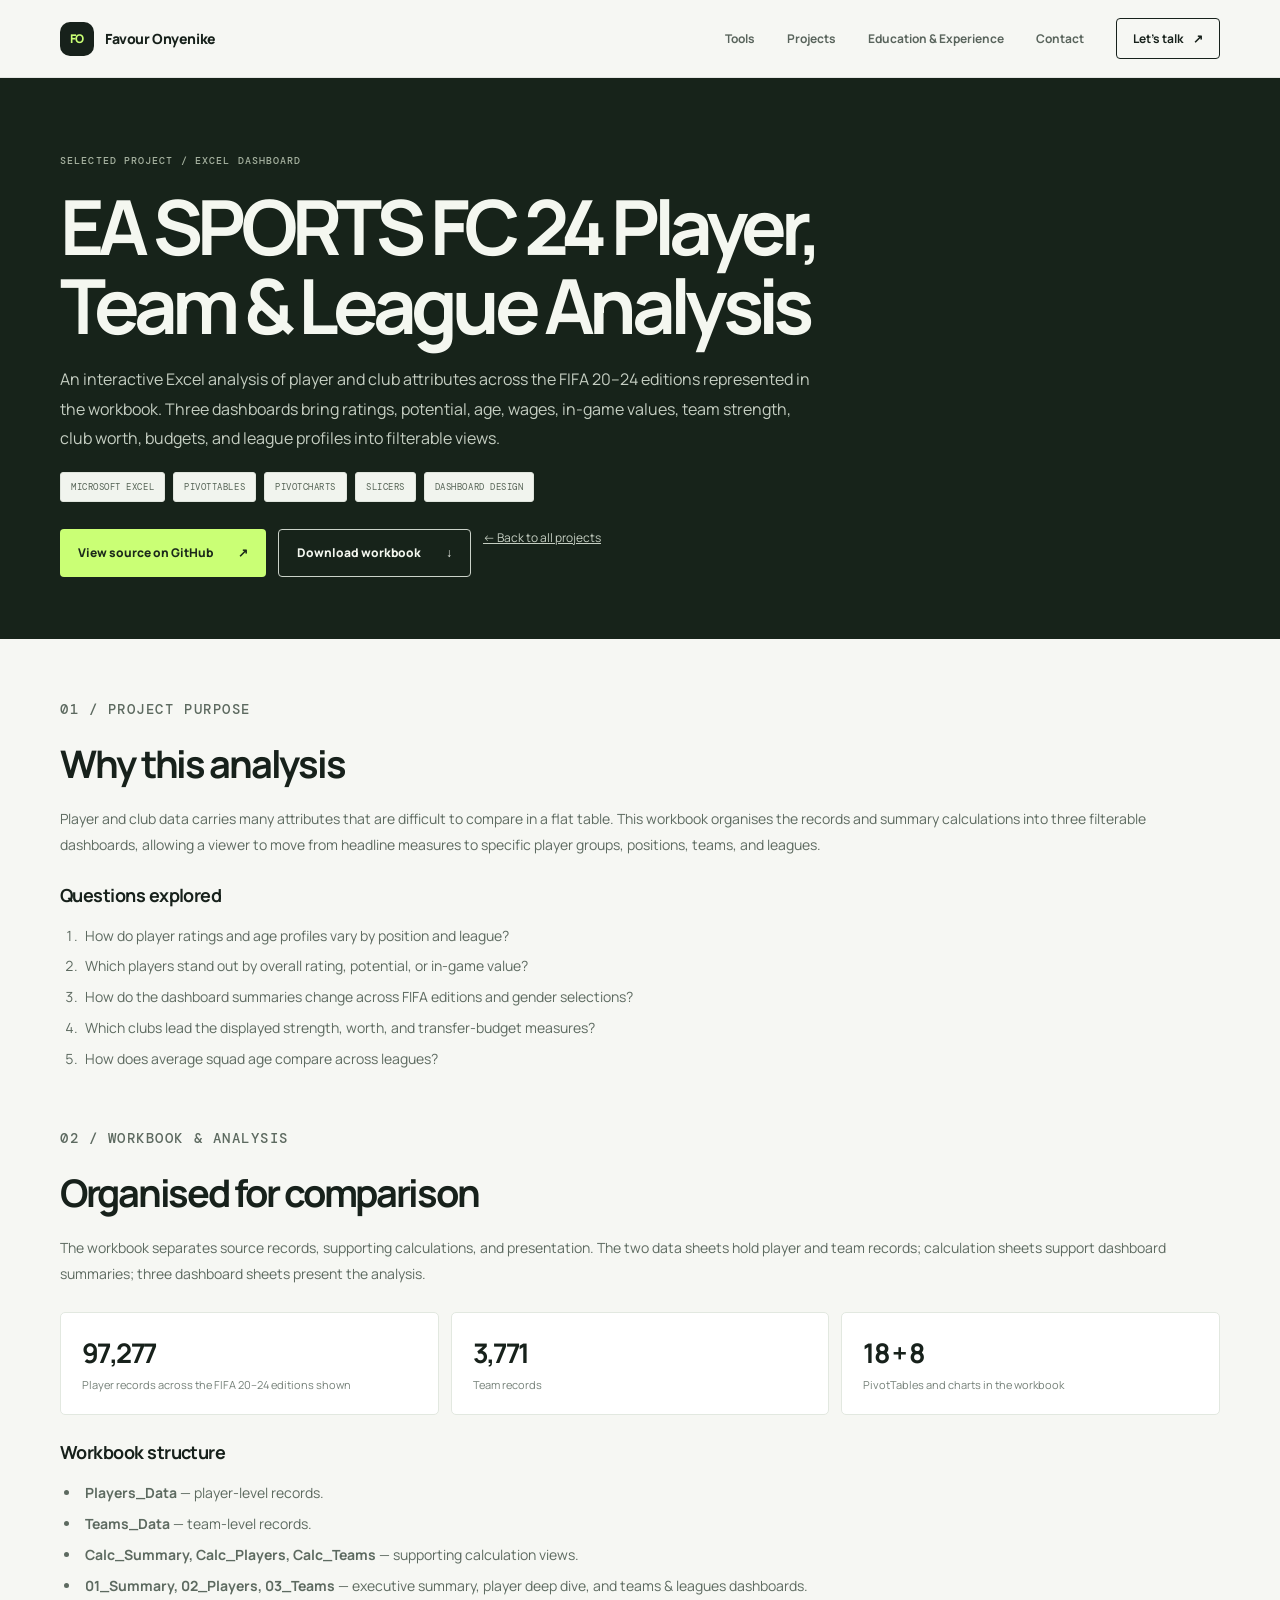
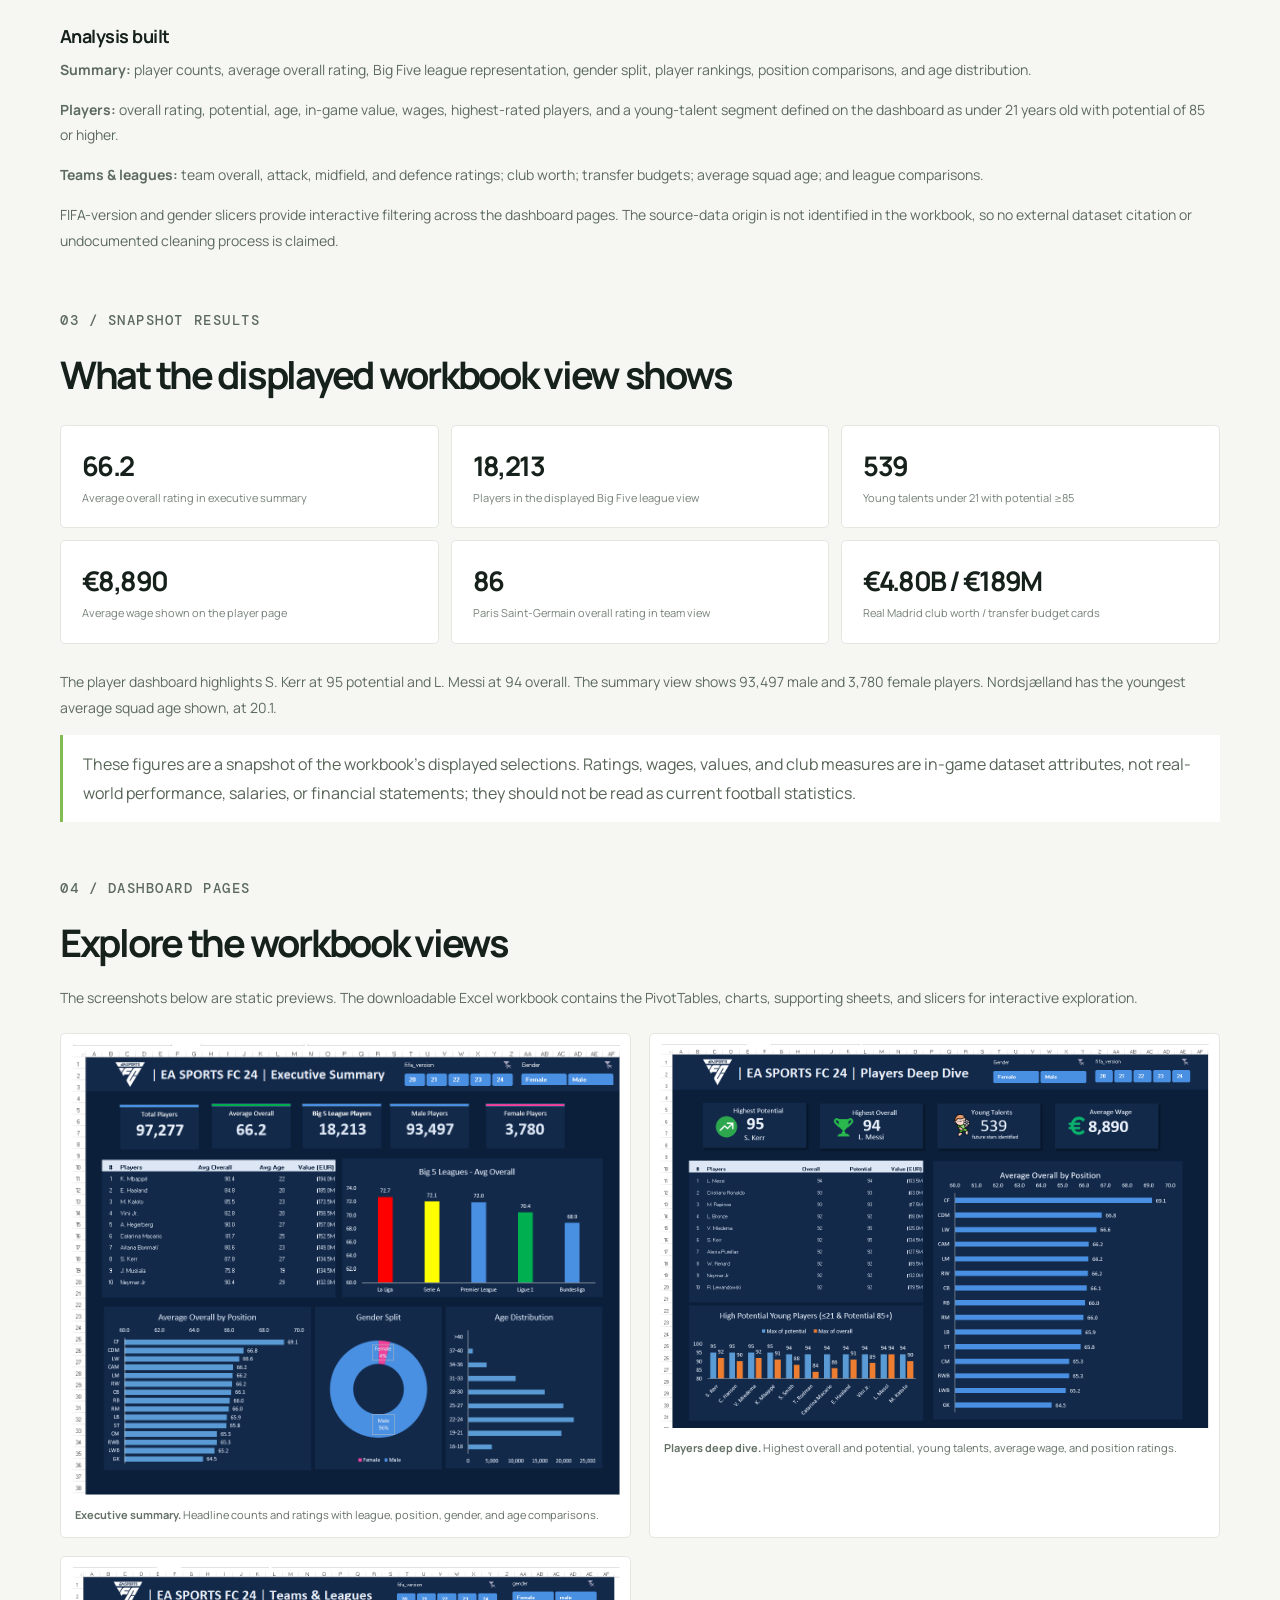
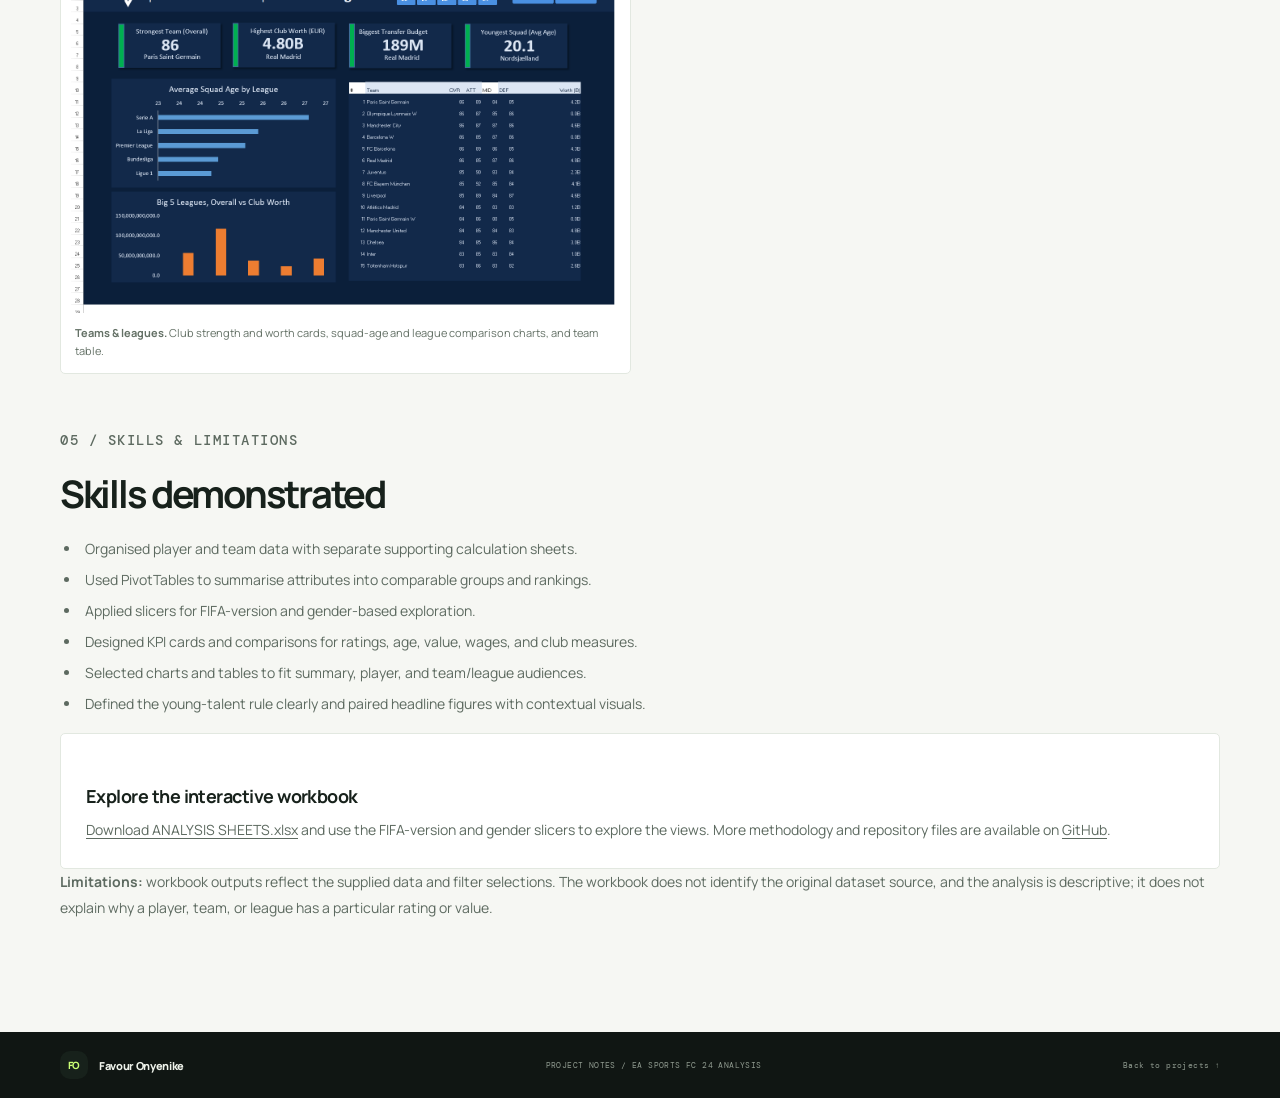
<file: Portfolio Website/ea-fc24-project.html>
<!DOCTYPE html>
<html lang="en"><head><meta charset="UTF-8"><meta name="viewport" content="width=device-width, initial-scale=1"><meta name="description" content="EA SPORTS FC 24 Excel player, team and league analysis by Favour Onyenike."><meta name="theme-color" content="#101613"><title>EA SPORTS FC 24 Analysis | Favour Onyenike</title><link rel="icon" type="image/svg+xml" href="img/favicon.svg"><link rel="preconnect" href="https://fonts.googleapis.com"><link rel="preconnect" href="https://fonts.gstatic.com" crossorigin><link href="https://fonts.googleapis.com/css2?family=DM+Mono:wght@400;500&family=Manrope:wght@400;500;600;700;800&display=swap" rel="stylesheet"><link rel="stylesheet" href="styles.css?v=arrow-text"><link rel="stylesheet" href="project-pages.css"><script>document.addEventListener("DOMContentLoaded",()=>{const b=document.querySelector(".menu-toggle"),n=document.querySelector(".nav-links");b.addEventListener("click",()=>{const o=b.getAttribute("aria-expanded")==="true";b.setAttribute("aria-expanded",String(!o));b.setAttribute("aria-label",o?"Open navigation menu":"Close navigation menu");n.classList.toggle("is-open",!o)});n.querySelectorAll("a").forEach(a=>a.addEventListener("click",()=>{b.setAttribute("aria-expanded","false");n.classList.remove("is-open")}))});</script></head>
<body class="project-page"><header class="site-header"><nav class="nav container" aria-label="Main navigation"><a class="brand" href="index.html"><span class="brand-mark">FO</span><span>Favour Onyenike</span></a><button class="menu-toggle" type="button" aria-label="Open navigation menu" aria-expanded="false" aria-controls="nav-links"><span></span><span></span></button><div class="nav-links" id="nav-links"><a href="index.html#toolkit">Tools</a><a href="index.html#projects">Projects</a><a href="index.html#experience">Education &amp; Experience</a><a href="index.html#contact">Contact</a><a class="nav-cta" href="index.html#contact">Let’s talk <span>↗</span></a></div></nav></header>
<main><section class="project-hero"><div class="container"><p class="eyebrow">SELECTED PROJECT / EXCEL DASHBOARD</p><h1>EA SPORTS FC 24 Player, Team &amp; League Analysis</h1><p class="lead">An interactive Excel analysis of player and club attributes across the FIFA 20–24 editions represented in the workbook. Three dashboards bring ratings, potential, age, wages, in-game values, team strength, club worth, budgets, and league profiles into filterable views.</p><div class="project-tags"><span>MICROSOFT EXCEL</span><span>PIVOTTABLES</span><span>PIVOTCHARTS</span><span>SLICERS</span><span>DASHBOARD DESIGN</span></div><div class="project-actions"><a class="button button-light" href="https://github.com/Favour-Onyenike/ea-sports-fc-24-analysis" target="_blank" rel="noopener noreferrer">View source on GitHub <span>↗</span></a><a class="button button-secondary" href="https://raw.githubusercontent.com/Favour-Onyenike/ea-sports-fc-24-analysis/main/ANALYSIS%20SHEETS.xlsx" target="_blank" rel="noopener noreferrer">Download workbook <span>↓</span></a><a class="project-back" href="index.html#projects">← Back to all projects</a></div></div></section>
<div class="container project-content"><section><p class="eyebrow">01 / PROJECT PURPOSE</p><h2>Why this analysis</h2><p>Player and club data carries many attributes that are difficult to compare in a flat table. This workbook organises the records and summary calculations into three filterable dashboards, allowing a viewer to move from headline measures to specific player groups, positions, teams, and leagues.</p><h3>Questions explored</h3><ol><li>How do player ratings and age profiles vary by position and league?</li><li>Which players stand out by overall rating, potential, or in-game value?</li><li>How do the dashboard summaries change across FIFA editions and gender selections?</li><li>Which clubs lead the displayed strength, worth, and transfer-budget measures?</li><li>How does average squad age compare across leagues?</li></ol></section>
<section><p class="eyebrow">02 / WORKBOOK &amp; ANALYSIS</p><h2>Organised for comparison</h2><p>The workbook separates source records, supporting calculations, and presentation. The two data sheets hold player and team records; calculation sheets support dashboard summaries; three dashboard sheets present the analysis.</p><div class="project-kpis"><article><strong>97,277</strong><span>Player records across the FIFA 20–24 editions shown</span></article><article><strong>3,771</strong><span>Team records</span></article><article><strong>18 + 8</strong><span>PivotTables and charts in the workbook</span></article></div><h3>Workbook structure</h3><ul><li><b>Players_Data</b> — player-level records.</li><li><b>Teams_Data</b> — team-level records.</li><li><b>Calc_Summary, Calc_Players, Calc_Teams</b> — supporting calculation views.</li><li><b>01_Summary, 02_Players, 03_Teams</b> — executive summary, player deep dive, and teams &amp; leagues dashboards.</li></ul><h3>Analysis built</h3><p><b>Summary:</b> player counts, average overall rating, Big Five league representation, gender split, player rankings, position comparisons, and age distribution.</p><p><b>Players:</b> overall rating, potential, age, in-game value, wages, highest-rated players, and a young-talent segment defined on the dashboard as under 21 years old with potential of 85 or higher.</p><p><b>Teams &amp; leagues:</b> team overall, attack, midfield, and defence ratings; club worth; transfer budgets; average squad age; and league comparisons.</p><p>FIFA-version and gender slicers provide interactive filtering across the dashboard pages. The source-data origin is not identified in the workbook, so no external dataset citation or undocumented cleaning process is claimed.</p></section>
<section><p class="eyebrow">03 / SNAPSHOT RESULTS</p><h2>What the displayed workbook view shows</h2><div class="project-kpis"><article><strong>66.2</strong><span>Average overall rating in executive summary</span></article><article><strong>18,213</strong><span>Players in the displayed Big Five league view</span></article><article><strong>539</strong><span>Young talents under 21 with potential ≥85</span></article><article><strong>€8,890</strong><span>Average wage shown on the player page</span></article><article><strong>86</strong><span>Paris Saint-Germain overall rating in team view</span></article><article><strong>€4.80B / €189M</strong><span>Real Madrid club worth / transfer budget cards</span></article></div><p>The player dashboard highlights S. Kerr at 95 potential and L. Messi at 94 overall. The summary view shows 93,497 male and 3,780 female players. Nordsjælland has the youngest average squad age shown, at 20.1.</p><div class="project-callout">These figures are a snapshot of the workbook's displayed selections. Ratings, wages, values, and club measures are in-game dataset attributes, not real-world performance, salaries, or financial statements; they should not be read as current football statistics.</div></section>
<section><p class="eyebrow">04 / DASHBOARD PAGES</p><h2>Explore the workbook views</h2><p>The screenshots below are static previews. The downloadable Excel workbook contains the PivotTables, charts, supporting sheets, and slicers for interactive exploration.</p><div class="project-gallery"><figure class="project-shot"><img src="img/ea-fc24-summary.png" alt="EA SPORTS FC 24 executive summary with player totals, league ratings, gender split and age distribution"><figcaption><b>Executive summary.</b> Headline counts and ratings with league, position, gender, and age comparisons.</figcaption></figure><figure class="project-shot"><img src="img/ea-fc24-players.png" alt="EA SPORTS FC 24 player deep dive with top ratings, potential, young talents, wages and position chart"><figcaption><b>Players deep dive.</b> Highest overall and potential, young talents, average wage, and position ratings.</figcaption></figure><figure class="project-shot"><img src="img/ea-fc24-team.png" alt="EA SPORTS FC 24 teams and leagues dashboard with team strength, club worth, transfer budget and squad age"><figcaption><b>Teams &amp; leagues.</b> Club strength and worth cards, squad-age and league comparison charts, and team table.</figcaption></figure></div></section>
<section><p class="eyebrow">05 / SKILLS &amp; LIMITATIONS</p><h2>Skills demonstrated</h2><ul><li>Organised player and team data with separate supporting calculation sheets.</li><li>Used PivotTables to summarise attributes into comparable groups and rankings.</li><li>Applied slicers for FIFA-version and gender-based exploration.</li><li>Designed KPI cards and comparisons for ratings, age, value, wages, and club measures.</li><li>Selected charts and tables to fit summary, player, and team/league audiences.</li><li>Defined the young-talent rule clearly and paired headline figures with contextual visuals.</li></ul><div class="project-end"><h3>Explore the interactive workbook</h3><p><a href="https://raw.githubusercontent.com/Favour-Onyenike/ea-sports-fc-24-analysis/main/ANALYSIS%20SHEETS.xlsx" target="_blank" rel="noopener noreferrer">Download ANALYSIS SHEETS.xlsx</a> and use the FIFA-version and gender slicers to explore the views. More methodology and repository files are available on <a href="https://github.com/Favour-Onyenike/ea-sports-fc-24-analysis" target="_blank" rel="noopener noreferrer">GitHub</a>.</p></div><p><b>Limitations:</b> workbook outputs reflect the supplied data and filter selections. The workbook does not identify the original dataset source, and the analysis is descriptive; it does not explain why a player, team, or league has a particular rating or value.</p></section></div></main>
<footer class="footer"><div class="container footer-inner"><a class="brand" href="index.html"><span class="brand-mark">FO</span><span>Favour Onyenike</span></a><span>PROJECT NOTES / EA SPORTS FC 24 ANALYSIS</span><a href="index.html#projects">Back to projects ↑</a></div></footer></body></html>
</file>
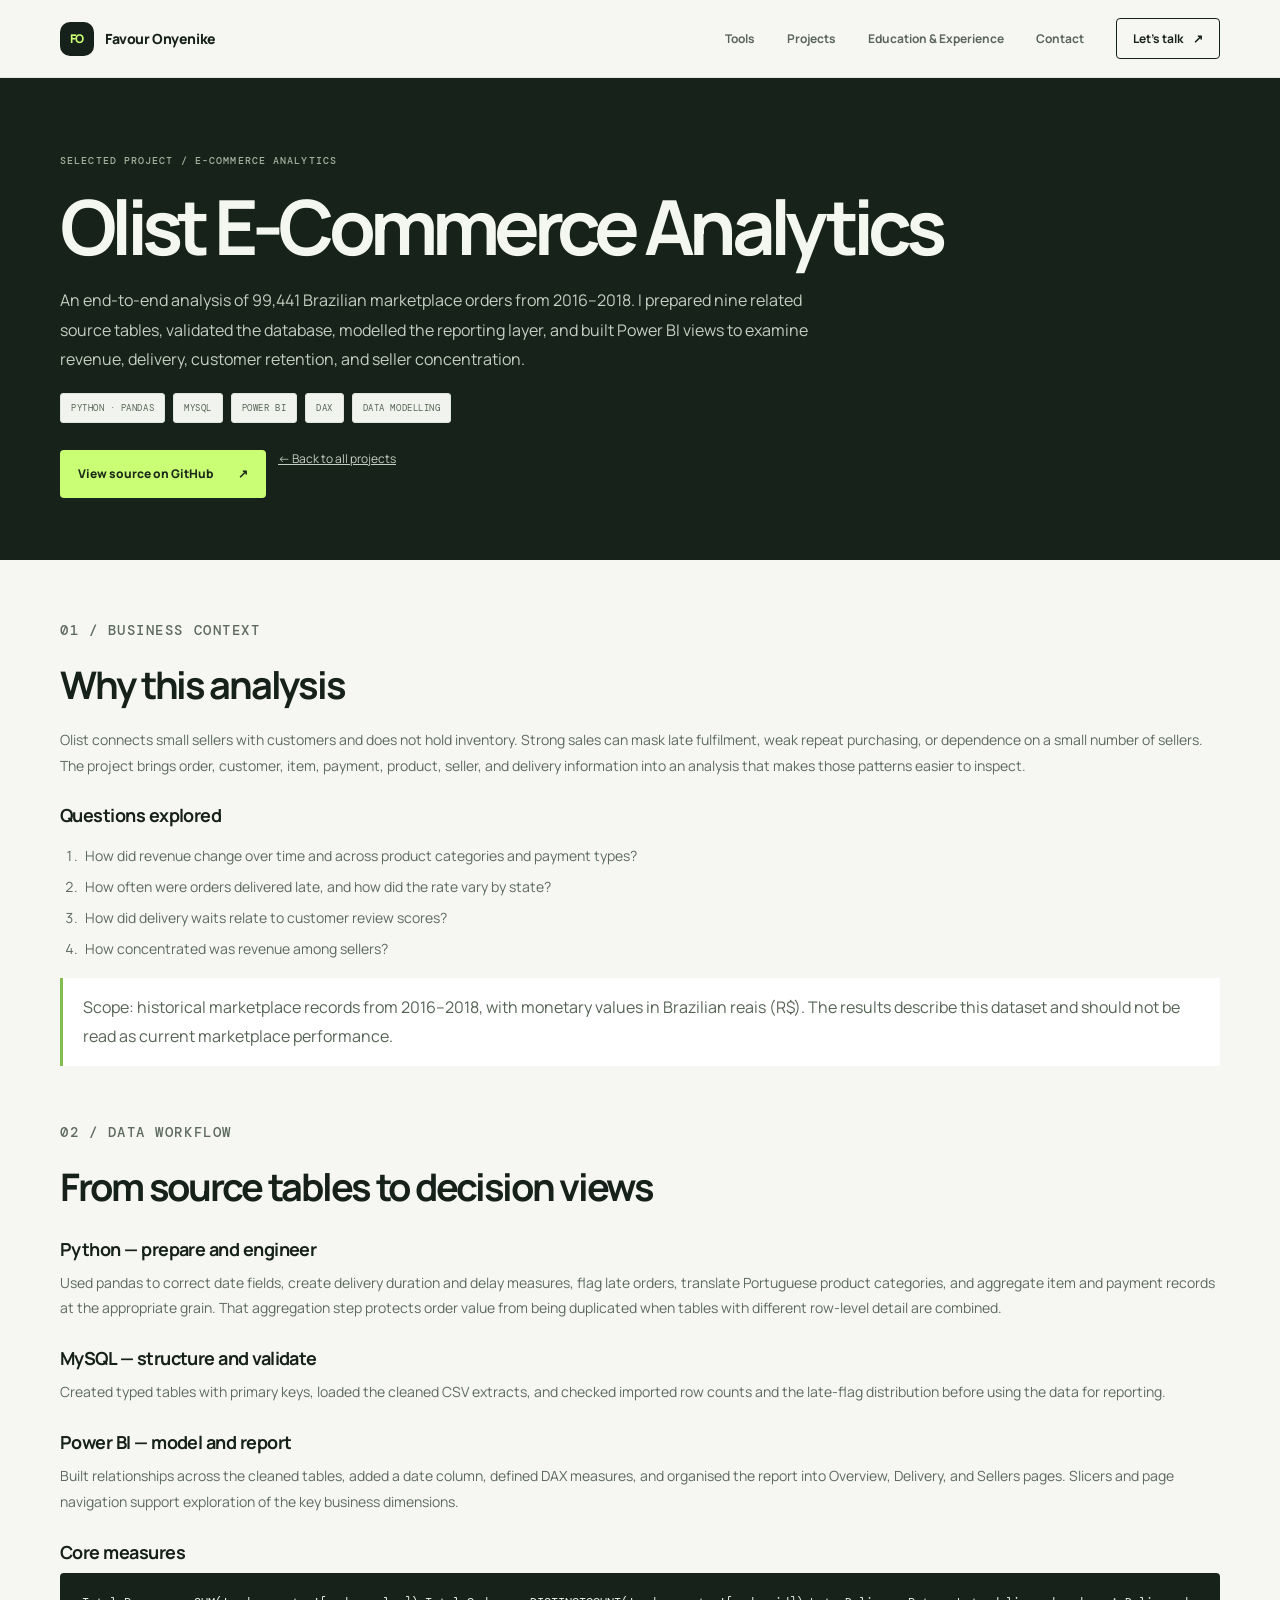
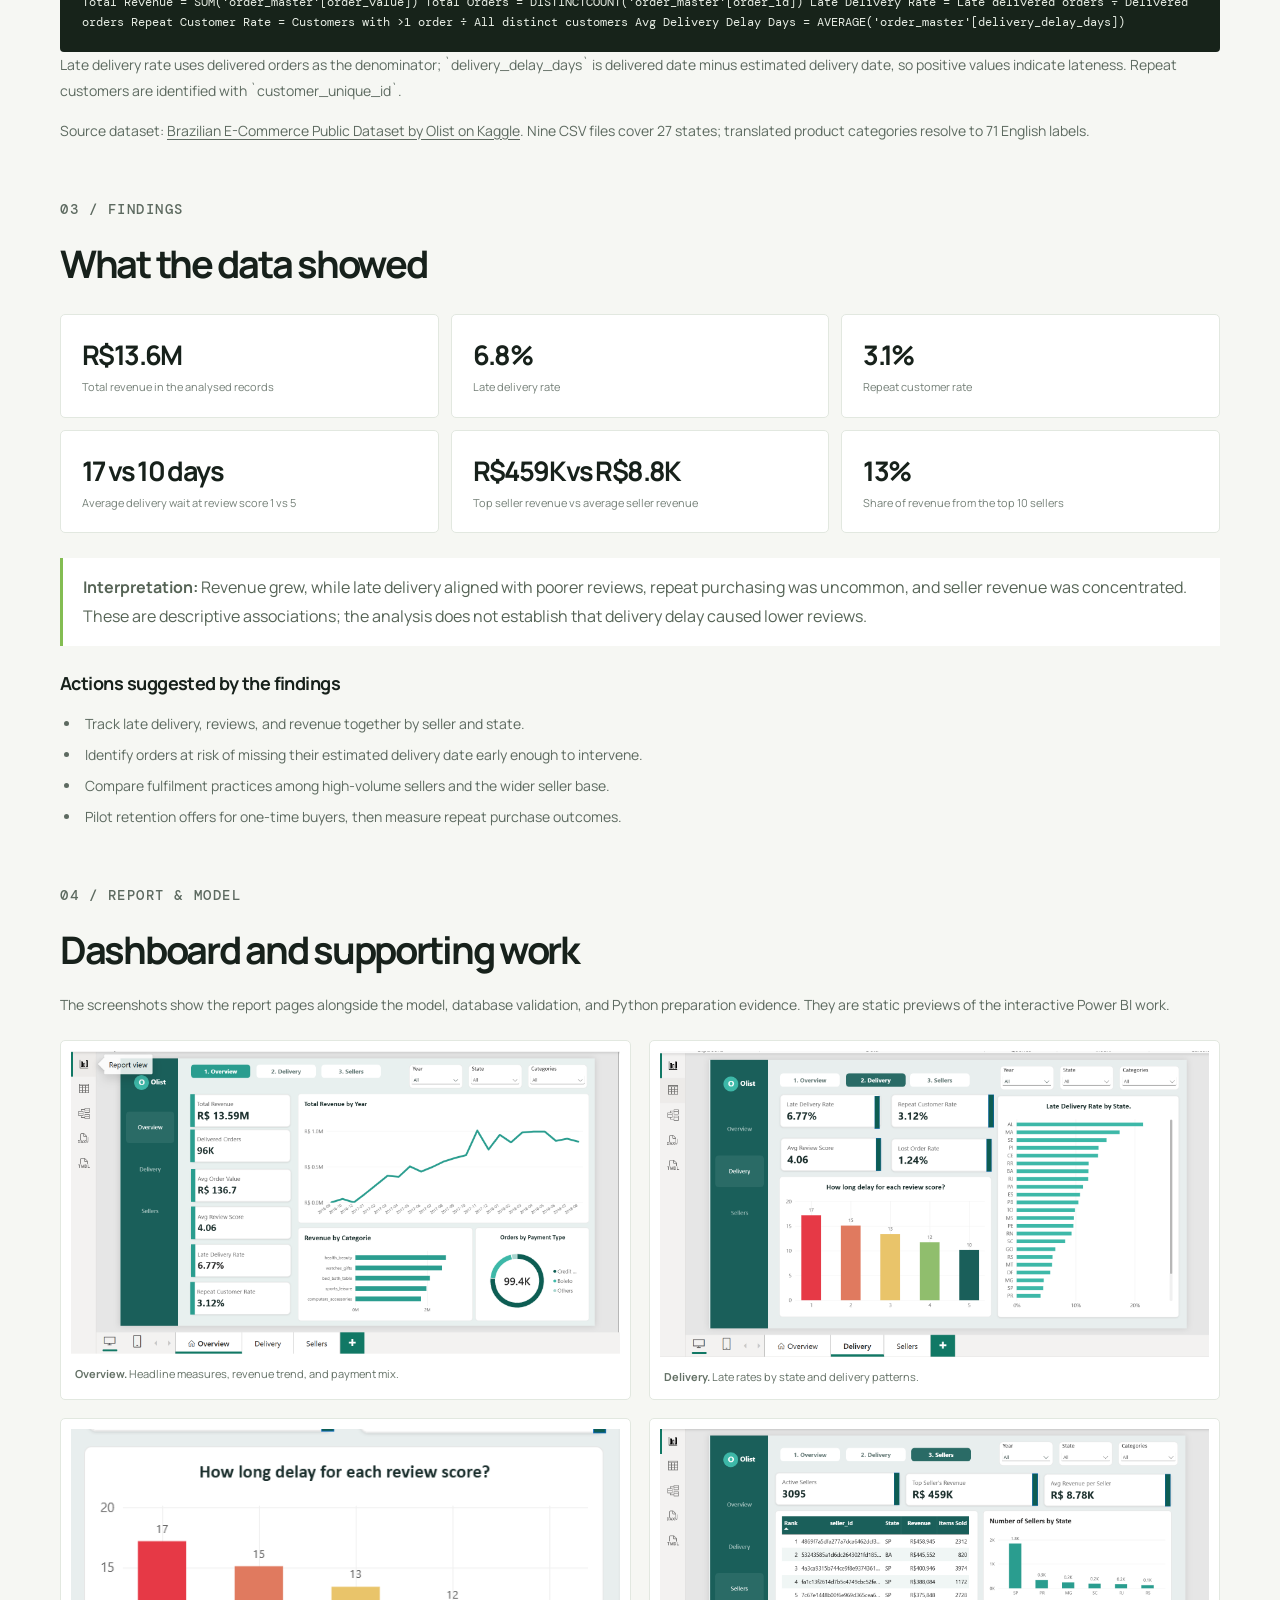
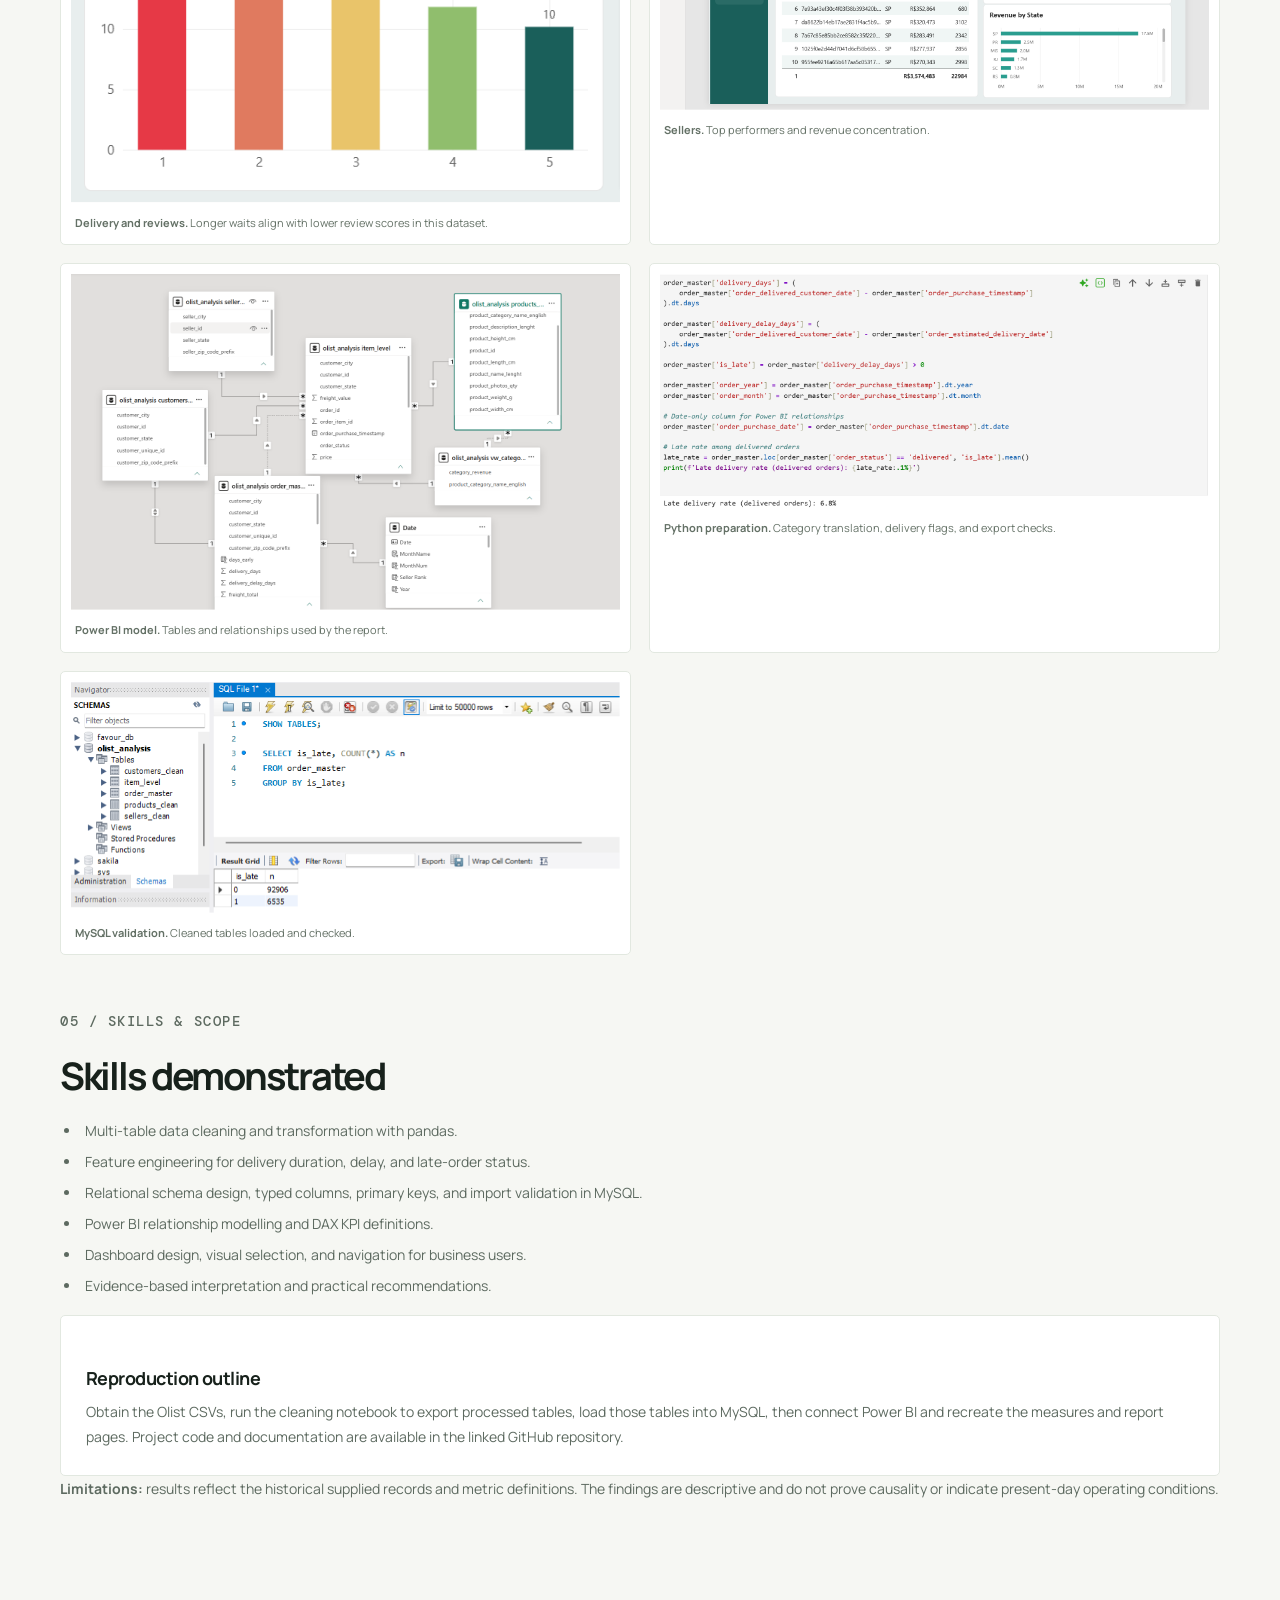
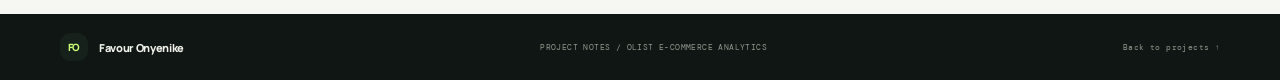
<file: Portfolio Website/olist-project.html>
<!DOCTYPE html>
<html lang="en"><head><meta charset="UTF-8"><meta name="viewport" content="width=device-width, initial-scale=1"><meta name="description" content="Olist e-commerce analytics project by Favour Onyenike: Python, MySQL, Power BI and DAX analysis of Brazilian marketplace orders."><meta name="theme-color" content="#101613"><title>Olist E-Commerce Analytics | Favour Onyenike</title><link rel="icon" type="image/svg+xml" href="img/favicon.svg"><link rel="preconnect" href="https://fonts.googleapis.com"><link rel="preconnect" href="https://fonts.gstatic.com" crossorigin><link href="https://fonts.googleapis.com/css2?family=DM+Mono:wght@400;500&family=Manrope:wght@400;500;600;700;800&display=swap" rel="stylesheet"><link rel="stylesheet" href="styles.css?v=arrow-text"><link rel="stylesheet" href="project-pages.css"><script>document.addEventListener("DOMContentLoaded",()=>{const b=document.querySelector(".menu-toggle"),n=document.querySelector(".nav-links");b.addEventListener("click",()=>{const o=b.getAttribute("aria-expanded")==="true";b.setAttribute("aria-expanded",String(!o));b.setAttribute("aria-label",o?"Open navigation menu":"Close navigation menu");n.classList.toggle("is-open",!o)});n.querySelectorAll("a").forEach(a=>a.addEventListener("click",()=>{b.setAttribute("aria-expanded","false");n.classList.remove("is-open")}))});</script></head>
<body class="project-page"><header class="site-header"><nav class="nav container" aria-label="Main navigation"><a class="brand" href="index.html"><span class="brand-mark">FO</span><span>Favour Onyenike</span></a><button class="menu-toggle" type="button" aria-label="Open navigation menu" aria-expanded="false" aria-controls="nav-links"><span></span><span></span></button><div class="nav-links" id="nav-links"><a href="index.html#toolkit">Tools</a><a href="index.html#projects">Projects</a><a href="index.html#experience">Education &amp; Experience</a><a href="index.html#contact">Contact</a><a class="nav-cta" href="index.html#contact">Let’s talk <span>↗</span></a></div></nav></header>
<main><section class="project-hero"><div class="container"><p class="eyebrow">SELECTED PROJECT / E-COMMERCE ANALYTICS</p><h1>Olist E-Commerce Analytics</h1><p class="lead">An end-to-end analysis of 99,441 Brazilian marketplace orders from 2016–2018. I prepared nine related source tables, validated the database, modelled the reporting layer, and built Power BI views to examine revenue, delivery, customer retention, and seller concentration.</p><div class="project-tags"><span>PYTHON · PANDAS</span><span>MYSQL</span><span>POWER BI</span><span>DAX</span><span>DATA MODELLING</span></div><div class="project-actions"><a class="button button-light" href="https://github.com/Favour-Onyenike/olist-ecommerce-analytics" target="_blank" rel="noopener noreferrer">View source on GitHub <span>↗</span></a><a class="project-back" href="index.html#projects">← Back to all projects</a></div></div></section>
<div class="container project-content"><section><p class="eyebrow">01 / BUSINESS CONTEXT</p><h2>Why this analysis</h2><p>Olist connects small sellers with customers and does not hold inventory. Strong sales can mask late fulfilment, weak repeat purchasing, or dependence on a small number of sellers. The project brings order, customer, item, payment, product, seller, and delivery information into an analysis that makes those patterns easier to inspect.</p><h3>Questions explored</h3><ol><li>How did revenue change over time and across product categories and payment types?</li><li>How often were orders delivered late, and how did the rate vary by state?</li><li>How did delivery waits relate to customer review scores?</li><li>How concentrated was revenue among sellers?</li></ol><div class="project-callout">Scope: historical marketplace records from 2016–2018, with monetary values in Brazilian reais (R$). The results describe this dataset and should not be read as current marketplace performance.</div></section>
<section><p class="eyebrow">02 / DATA WORKFLOW</p><h2>From source tables to decision views</h2><h3>Python — prepare and engineer</h3><p>Used pandas to correct date fields, create delivery duration and delay measures, flag late orders, translate Portuguese product categories, and aggregate item and payment records at the appropriate grain. That aggregation step protects order value from being duplicated when tables with different row-level detail are combined.</p><h3>MySQL — structure and validate</h3><p>Created typed tables with primary keys, loaded the cleaned CSV extracts, and checked imported row counts and the late-flag distribution before using the data for reporting.</p><h3>Power BI — model and report</h3><p>Built relationships across the cleaned tables, added a date column, defined DAX measures, and organised the report into Overview, Delivery, and Sellers pages. Slicers and page navigation support exploration of the key business dimensions.</p><h3>Core measures</h3><div class="project-code">Total Revenue = SUM('order_master'[order_value])
Total Orders = DISTINCTCOUNT('order_master'[order_id])
Late Delivery Rate = Late delivered orders ÷ Delivered orders
Repeat Customer Rate = Customers with &gt;1 order ÷ All distinct customers
Avg Delivery Delay Days = AVERAGE('order_master'[delivery_delay_days])</div><p>Late delivery rate uses delivered orders as the denominator; `delivery_delay_days` is delivered date minus estimated delivery date, so positive values indicate lateness. Repeat customers are identified with `customer_unique_id`.</p><p>Source dataset: <a href="https://www.kaggle.com/datasets/olistbr/brazilian-ecommerce" target="_blank" rel="noopener noreferrer">Brazilian E-Commerce Public Dataset by Olist on Kaggle</a>. Nine CSV files cover 27 states; translated product categories resolve to 71 English labels.</p></section>
<section><p class="eyebrow">03 / FINDINGS</p><h2>What the data showed</h2><div class="project-kpis"><article><strong>R$13.6M</strong><span>Total revenue in the analysed records</span></article><article><strong>6.8%</strong><span>Late delivery rate</span></article><article><strong>3.1%</strong><span>Repeat customer rate</span></article><article><strong>17 vs 10 days</strong><span>Average delivery wait at review score 1 vs 5</span></article><article><strong>R$459K vs R$8.8K</strong><span>Top seller revenue vs average seller revenue</span></article><article><strong>13%</strong><span>Share of revenue from the top 10 sellers</span></article></div><div class="project-callout"><b>Interpretation:</b> Revenue grew, while late delivery aligned with poorer reviews, repeat purchasing was uncommon, and seller revenue was concentrated. These are descriptive associations; the analysis does not establish that delivery delay caused lower reviews.</div><h3>Actions suggested by the findings</h3><ul><li>Track late delivery, reviews, and revenue together by seller and state.</li><li>Identify orders at risk of missing their estimated delivery date early enough to intervene.</li><li>Compare fulfilment practices among high-volume sellers and the wider seller base.</li><li>Pilot retention offers for one-time buyers, then measure repeat purchase outcomes.</li></ul></section>
<section><p class="eyebrow">04 / REPORT &amp; MODEL</p><h2>Dashboard and supporting work</h2><p>The screenshots show the report pages alongside the model, database validation, and Python preparation evidence. They are static previews of the interactive Power BI work.</p><div class="project-gallery"><figure class="project-shot"><img src="img/olist-project/01_overview.png" alt="Olist dashboard overview with revenue, orders, and marketplace KPIs"><figcaption><b>Overview.</b> Headline measures, revenue trend, and payment mix.</figcaption></figure><figure class="project-shot"><img src="img/olist-project/02_delivery.png" alt="Olist delivery dashboard showing late delivery patterns and state comparisons"><figcaption><b>Delivery.</b> Late rates by state and delivery patterns.</figcaption></figure><figure class="project-shot"><img src="img/olist-project/03_delay_by_review.png" alt="Average delivery wait by customer review score"><figcaption><b>Delivery and reviews.</b> Longer waits align with lower review scores in this dataset.</figcaption></figure><figure class="project-shot"><img src="img/olist-project/04_sellers.png" alt="Olist seller performance and revenue concentration dashboard"><figcaption><b>Sellers.</b> Top performers and revenue concentration.</figcaption></figure><figure class="project-shot"><img src="img/olist-project/05_model.png" alt="Power BI data model and relationships"><figcaption><b>Power BI model.</b> Tables and relationships used by the report.</figcaption></figure><figure class="project-shot"><img src="img/olist-project/07_python_cleaning.png" alt="Python data preparation notebook evidence"><figcaption><b>Python preparation.</b> Category translation, delivery flags, and export checks.</figcaption></figure><figure class="project-shot"><img src="img/olist-project/06_mysql_tables.png" alt="MySQL cleaned tables and validation evidence"><figcaption><b>MySQL validation.</b> Cleaned tables loaded and checked.</figcaption></figure></div></section>
<section><p class="eyebrow">05 / SKILLS &amp; SCOPE</p><h2>Skills demonstrated</h2><ul><li>Multi-table data cleaning and transformation with pandas.</li><li>Feature engineering for delivery duration, delay, and late-order status.</li><li>Relational schema design, typed columns, primary keys, and import validation in MySQL.</li><li>Power BI relationship modelling and DAX KPI definitions.</li><li>Dashboard design, visual selection, and navigation for business users.</li><li>Evidence-based interpretation and practical recommendations.</li></ul><div class="project-end"><h3>Reproduction outline</h3><p>Obtain the Olist CSVs, run the cleaning notebook to export processed tables, load those tables into MySQL, then connect Power BI and recreate the measures and report pages. Project code and documentation are available in the linked GitHub repository.</p></div><p><b>Limitations:</b> results reflect the historical supplied records and metric definitions. The findings are descriptive and do not prove causality or indicate present-day operating conditions.</p></section></div></main>
<footer class="footer"><div class="container footer-inner"><a class="brand" href="index.html"><span class="brand-mark">FO</span><span>Favour Onyenike</span></a><span>PROJECT NOTES / OLIST E-COMMERCE ANALYTICS</span><a href="index.html#projects">Back to projects ↑</a></div></footer></body></html>
</file>
<file: Portfolio Website/styles.css>
:root{--ink:#17211b;--muted:#637068;--paper:#f6f7f3;--white:#fff;--green:#caff75;--green-dark:#3c632e;--line:#dfe4dc;--dark:#101613;--mono:"DM Mono",monospace;--sans:"Manrope",sans-serif}*{box-sizing:border-box}html{scroll-behavior:smooth;scroll-padding-top:84px}body{margin:0;color:var(--ink);background:var(--paper);font-family:var(--sans);-webkit-font-smoothing:antialiased}a{color:inherit;text-decoration:none}.container{width:min(1160px,calc(100% - 64px));margin:0 auto}.site-header{height:78px;background:rgba(246,247,243,.94);border-bottom:1px solid rgba(23,33,27,.08);position:sticky;top:0;z-index:20;backdrop-filter:blur(14px)}.nav,.nav-links,.brand{display:flex;align-items:center}.nav{height:100%;justify-content:space-between}.brand{gap:11px;font-weight:800;font-size:14px;letter-spacing:-.03em}.brand-mark{display:grid;place-items:center;width:34px;height:34px;border-radius:10px;background:var(--ink);color:var(--green);font-size:12px;letter-spacing:-.04em}.nav-links{gap:32px;font-size:12px;font-weight:700;color:#59645c}.nav-links>a:not(.nav-cta):hover,.text-link:hover,.social-link:hover{color:var(--green-dark)}.nav-cta{padding:11px 16px;border:1px solid var(--ink);border-radius:4px;color:var(--ink)}.nav-cta span{margin-left:8px}.menu-toggle{display:none}.hero{min-height:632px;position:relative;display:grid;grid-template-columns:1.03fr .97fr;align-items:center;padding-top:30px;padding-bottom:87px}.hero-copy{position:relative;z-index:2}.eyebrow{font:500 10px var(--mono);letter-spacing:.11em;color:#748078}.status-dot,.legend-dot{display:inline-block;width:7px;height:7px;background:#83bd52;border-radius:50%;margin-right:8px}.eyebrow-divider{color:#b5beb4;margin:0 8px}h1,h2,h3,p{margin-top:0}.hero h1{font-size:clamp(46px,6.3vw,78px);line-height:1.04;letter-spacing:-.075em;margin:24px 0 20px;font-weight:700}.hero h1 span,.section-heading h2 span,.intro h2 span,.education h2 span{color:#849087}.hero-summary{max-width:480px;font-size:16px;line-height:1.8;color:#5b675f}.hero-actions{display:flex;gap:12px;margin-top:32px}.button{display:inline-flex;align-items:center;justify-content:center;gap:25px;min-height:48px;padding:0 18px;border-radius:4px;font-size:12px;font-weight:800;transition:transform .2s,background .2s}.button:hover{transform:translateY(-2px)}.button-primary{background:var(--ink);color:var(--green)}.button-primary:hover{background:#29372e}.button-secondary{border:1px solid #cbd2c9}.button-secondary:hover{background:#edf0e9}.hero-meta{display:flex;align-items:center;gap:14px;margin-top:45px;font:9px var(--mono);letter-spacing:.07em;color:#79847c}.meta-line{height:1px;width:34px;background:#c9d0c7}.hero-visual{height:460px;position:relative;display:grid;place-items:center}.visual-glow{position:absolute;width:360px;height:360px;border-radius:50%;background:radial-gradient(circle,rgba(202,255,117,.44),rgba(202,255,117,0) 70%);filter:blur(5px)}.dashboard-card{position:relative;width:min(420px,88%);min-height:280px;background:#fff;border:1px solid #e7ebe4;border-radius:9px;padding:23px 25px 18px;box-shadow:0 28px 70px rgba(24,39,28,.12);transform:rotate(-2deg)}.dash-top,.dash-bottom,.chart-labels{display:flex;justify-content:space-between;align-items:center}.dash-label,.dash-period,.chart-labels,.dash-bottom{font:8px var(--mono);letter-spacing:.05em;color:#7b867e}.dash-period{color:#a1aaa2}.dash-value{font-weight:800;font-size:31px;letter-spacing:-.06em;margin:26px 0 16px}.dash-value span{font:10px var(--mono);letter-spacing:0;color:#78847b;margin-left:7px}.chart{height:105px;display:flex;align-items:end;gap:9px;border-bottom:1px solid #e5ebe2;background:repeating-linear-gradient(to bottom,transparent 0,transparent 25px,#eff2ed 26px)}.chart i,.art-bars i{flex:1;height:var(--h);border-radius:3px 3px 0 0;background:linear-gradient(0deg,#80b94a,#caff75)}.chart-labels{padding-top:8px}.dash-bottom{margin-top:19px;border-top:1px solid #eff1ec;padding-top:13px}.dash-bottom span:first-child{display:flex;align-items:center}.legend-dot{width:6px;height:6px}.float-chip{position:absolute;z-index:2;display:grid;grid-template-columns:31px 1fr;align-items:center;column-gap:10px;min-width:156px;padding:11px 13px;background:#fff;border:1px solid #e4e9e1;border-radius:6px;box-shadow:0 15px 40px #1c30221a;font-size:11px;font-weight:800}.float-chip small{grid-column:2;font:8px var(--mono);color:#89928b;margin-top:4px}.chip-icon{grid-row:span 2;display:grid;place-items:center;width:30px;height:30px;border-radius:5px;background:#eff5e9;color:#4d7738;font:700 11px var(--mono)}.chip-python{top:74px;right:0;transform:rotate(3deg)}.chip-sql{bottom:65px;left:0;transform:rotate(-4deg)}.visual-note{position:absolute;bottom:6px;right:14px;font:9px/1.7 var(--mono);letter-spacing:.08em;color:#69756c}.visual-note span{font-size:18px;color:#80ad56;margin-left:7px}.scroll-cue{position:absolute;bottom:26px;left:0;display:flex;align-items:center;gap:10px;font:9px var(--mono);letter-spacing:.1em;color:#829087}.scroll-cue span{height:27px;width:1px;background:#9eaa9f}.section{padding:105px 0}.intro{background:#fff;border-top:1px solid #edf0ea;border-bottom:1px solid #edf0ea}.intro-grid,.education-grid{display:grid;grid-template-columns:1fr 1fr;gap:100px;align-items:start}.section-index{margin-bottom:23px}.intro h2,.section-heading h2,.education h2{font-size:clamp(31px,4vw,45px);line-height:1.2;letter-spacing:-.065em;margin:0}.intro-copy{padding-top:32px}.intro-copy p{font-size:14px;line-height:1.9;color:#606c63;margin-bottom:17px}.text-link{display:inline-flex;gap:18px;align-items:center;margin-top:9px;font-size:12px;font-weight:800}.text-link span{font-size:17px}.skills-section{background:#f1f3ee}.section-heading{display:flex;justify-content:space-between;align-items:end;margin-bottom:36px}.section-heading>p{max-width:270px;margin:0 0 5px;color:#758078;font-size:12px;line-height:1.7}.skills-grid{display:grid;grid-template-columns:repeat(4,1fr);gap:13px}.skill-card{position:relative;min-height:224px;padding:24px 20px;background:#fff;border:1px solid #e6eae3;border-radius:5px}.skill-number{position:absolute;right:17px;top:19px;font:10px var(--mono);color:#aab2aa}.skill-icon{width:39px;height:39px;display:grid;place-items:center;margin-bottom:27px;background:#eff5e9;border-radius:7px;color:#547d3d;font:700 15px var(--mono)}.bars-icon{font-size:24px}.excel-icon{background:#e9f4ea;color:#188038}.skill-card h3{font-size:16px;letter-spacing:-.04em;margin-bottom:9px}.skill-card p{font-size:11px;line-height:1.65;color:#748078;min-height:38px;margin-bottom:17px}.skill-tag{font:8px var(--mono);letter-spacing:.06em;color:#77847a}.work-principles,.project-method{display:flex;gap:32px;align-items:center;margin-top:26px;padding-top:20px;border-top:1px solid #dce2d9}.work-principles>span,.project-method>span{flex:none;font:9px var(--mono);letter-spacing:.1em;color:#7d8980}.work-principles p,.project-method p{font-size:11px;color:#657168;margin:0}.work-principles b,.project-method b{color:#a9b2aa;font-weight:400;padding:0 6px}.project-section{background:#fff}.project-heading{margin-bottom:37px}.project-card{display:grid;grid-template-columns:.91fr 1.09fr;min-height:435px;border:1px solid #e2e8e0;border-radius:7px;overflow:hidden}.project-art{position:relative;overflow:hidden;min-height:420px;padding:25px;background:#16241c;color:#eaf3e5;background-image:radial-gradient(ellipse at 80% 90%,#3d6639 0,transparent 47%),linear-gradient(135deg,#18251c,#101713)}.project-art:after{content:"";position:absolute;inset:0;opacity:.12;background-image:linear-gradient(rgba(255,255,255,.18) 1px,transparent 1px),linear-gradient(90deg,rgba(255,255,255,.18) 1px,transparent 1px);background-size:30px 30px;mask-image:linear-gradient(to bottom,transparent,#000)}.art-top,.art-title,.art-stats,.art-bars,.art-caption{position:relative;z-index:1}.art-top{display:flex;justify-content:space-between;font:8px var(--mono);letter-spacing:.08em;color:#a8bba8}.art-title{margin-top:44px;font-size:49px;line-height:.9;font-weight:800;letter-spacing:-.08em}.art-title span{color:var(--green)}.art-stats{display:flex;gap:24px;margin-top:28px}.art-stats div{display:grid;gap:6px}.art-stats strong{font-size:17px;letter-spacing:-.04em}.art-stats span,.art-caption{font:7px var(--mono);letter-spacing:.08em;color:#a8bba8}.art-bars{position:absolute;bottom:49px;left:25px;right:25px;height:100px;display:flex;align-items:end;gap:8px;border-bottom:1px solid #627663;background:repeating-linear-gradient(to bottom,transparent 0,transparent 32px,#314232 33px)}.art-bars i{opacity:.86}.art-caption{position:absolute;bottom:23px;right:25px}.project-details{padding:32px 36px}.project-type{display:flex;justify-content:space-between;color:#728078;font-size:8px}.project-type span{color:#9ba59d}.project-details h3{margin:19px 0 11px;font-size:25px;letter-spacing:-.06em}.project-description{font-size:12px;line-height:1.8;color:#67736a;max-width:510px;margin-bottom:22px}.project-pipeline{display:flex;align-items:center;gap:10px;padding:13px 0;border-top:1px solid #ebeee9;border-bottom:1px solid #ebeee9;font:8px var(--mono);letter-spacing:.04em;color:#53634f}.project-pipeline b{color:#abb5aa;font-weight:400}.findings{display:grid;grid-template-columns:repeat(3,1fr);gap:11px;margin-top:21px}.findings div{display:grid;gap:5px}.findings strong{font-size:17px;letter-spacing:-.05em}.findings span{font-size:9px;line-height:1.5;color:#758078}.project-footnote{font-size:9px;color:#9aa49b;margin:15px 0}.project-button{min-height:41px;margin-top:4px;font-size:10px}.project-method{margin-top:25px}.education{background:#f1f3ee}.education-grid{align-items:center}.education-card{padding:28px 30px;background:#fff;border:1px solid #e2e8e0;border-radius:5px}.education-year{font:9px var(--mono);letter-spacing:.08em;color:#71806f}.education-card h3{font-size:20px;letter-spacing:-.05em;margin:18px 0 7px}.education-card>p{font-size:12px;color:#66736a}.education-card>p span{margin:0 5px;color:#aab3a9}.education-rule{height:1px;background:#e9ede7;margin:21px 0}.education-card p.education-note{font-size:11px;margin:0;color:#849087}.contact-section{padding:93px 0;background:#17231a;color:#f4f7f0;position:relative;overflow:hidden}.contact-section:after{content:"FO";position:absolute;right:5%;bottom:-.48em;font-size:330px;font-weight:800;letter-spacing:-.13em;color:#ffffff08;pointer-events:none}.contact-inner{position:relative;z-index:1}.contact-section .eyebrow{color:#a5b19f}.contact-section h2{font-size:clamp(46px,7vw,77px);line-height:1.02;letter-spacing:-.08em;margin:21px 0}.contact-section h2 span{color:var(--green)}.contact-section .contact-inner>p:not(.eyebrow){font-size:13px;color:#b7c0b5;max-width:460px;line-height:1.8}.contact-actions{display:flex;align-items:center;gap:24px;margin-top:28px}.button-light{background:var(--green);color:#1b291a}.social-link{font-size:11px;color:#d2dbd0;font-weight:700}.contact-coordinate{margin-top:66px;font:8px var(--mono);letter-spacing:.08em;color:#9ba89b}.contact-coordinate span{padding:0 8px;color:var(--green)}.footer{background:#101613;color:#b0bbb0;padding:19px 0}.footer-inner{display:flex;align-items:center;justify-content:space-between}.footer .brand{color:#eff3eb;font-size:11px}.footer .brand-mark{width:28px;height:28px;font-size:10px}.footer-inner>span,.footer-inner>a:last-child{font:8px var(--mono);letter-spacing:.05em;color:#909b90}.footer-inner>a:last-child:hover{color:var(--green)}
@media(max-width:900px){.container{width:min(100% - 44px,720px)}.hero{grid-template-columns:1fr 0.82fr;min-height:570px}.hero-visual{transform:scale(.9);transform-origin:center right}.hero h1{font-size:clamp(48px,7vw,65px)}.intro-grid,.education-grid{gap:50px}.skills-grid{grid-template-columns:repeat(2,1fr)}.project-details{padding:27px 25px}.project-pipeline{gap:6px;font-size:7px}.findings strong{font-size:15px}}
@media(max-width:650px){.container{width:calc(100% - 40px)}.site-header{height:66px}.brand{font-size:13px}.menu-toggle{display:flex;width:40px;height:40px;align-items:center;justify-content:center;flex-direction:column;gap:5px;border:1px solid var(--line);background:transparent;border-radius:4px}.menu-toggle span{width:15px;height:1px;background:var(--ink);transition:transform .2s}.menu-toggle[aria-expanded=true] span:first-child{transform:translateY(3px) rotate(45deg)}.menu-toggle[aria-expanded=true] span:last-child{transform:translateY(-3px) rotate(-45deg)}.nav-links{display:none;position:absolute;top:65px;left:0;right:0;padding:15px 20px 20px;background:var(--paper);border-bottom:1px solid var(--line);align-items:stretch;flex-direction:column;gap:0}.nav-links.is-open{display:flex}.nav-links>a:not(.nav-cta){padding:14px 0;border-bottom:1px solid #e6eae3}.nav-cta{margin-top:13px;text-align:center}.hero{display:block;padding-top:75px;padding-bottom:75px;min-height:auto}.hero h1{font-size:clamp(47px,12vw,68px);margin:20px 0 16px}.hero-summary{font-size:14px;max-width:440px}.hero-actions{margin-top:24px;gap:9px}.button{min-height:45px;padding:0 13px;gap:15px;font-size:10px}.hero-meta{font-size:7px;gap:8px;margin-top:31px}.meta-line{width:20px}.hero-visual{height:350px;margin:26px -8px 0;transform:none}.dashboard-card{width:min(390px,89%);min-height:252px;padding:19px 18px 15px}.dash-value{font-size:27px;margin:22px 0 13px}.chart{height:86px;gap:6px}.chip-python{top:35px;right:-2px}.chip-sql{bottom:44px;left:-2px}.float-chip{min-width:137px;padding:9px;font-size:10px}.visual-note{right:5px;bottom:0;font-size:8px}.scroll-cue{display:none}.section{padding:76px 0}.intro-grid,.education-grid{grid-template-columns:1fr;gap:20px}.intro h2,.section-heading h2,.education h2{font-size:34px}.intro-copy{padding-top:3px}.intro-copy p{font-size:13px}.section-heading{display:block;margin-bottom:26px}.section-heading>p{margin-top:14px}.skills-grid{gap:9px}.skill-card{padding:19px 15px;min-height:208px}.skill-icon{margin-bottom:22px}.skill-card h3{font-size:14px}.skill-card p{font-size:10px}.skill-tag{font-size:7px}.work-principles,.project-method{display:block;margin-top:21px}.work-principles p,.project-method p{margin-top:10px;line-height:1.9}.project-heading .text-link{margin-top:17px}.project-card{grid-template-columns:1fr}.project-art{min-height:350px}.art-title{font-size:45px;margin-top:37px}.art-bars{height:86px}.project-details{padding:25px 20px 23px}.project-details h3{font-size:23px}.project-type{font-size:7px}.project-description{font-size:11px}.project-pipeline{justify-content:space-between;font-size:7px}.findings{gap:7px}.findings strong{font-size:14px}.findings span{font-size:8px}.education-card{padding:23px 20px}.contact-section{padding:74px 0}.contact-section h2{font-size:49px}.contact-actions{align-items:flex-start;flex-direction:column;gap:15px}.contact-coordinate{margin-top:43px;font-size:7px;line-height:1.9}.contact-section:after{font-size:220px;right:-4%}.footer-inner{display:grid;grid-template-columns:1fr auto;gap:14px}.footer-inner>span{grid-row:2;grid-column:1}.footer-inner>a:last-child{grid-row:2;grid-column:2}.footer .brand{grid-column:1/-1}}
@media(prefers-reduced-motion:reduce){html{scroll-behavior:auto}*,*:before,*:after{transition:none!important}}

/* Revised section layout */
.hero-portrait{height:auto;display:block;width:min(100%,405px);justify-self:end;padding:10px 19px 13px 0}.portrait-frame{height:445px;position:relative;overflow:hidden;background:#d9e2d3;border-radius:190px 190px 8px 8px;box-shadow:18px 18px 0 #e7eddf}.portrait-frame:before{content:"";position:absolute;inset:0;z-index:1;background:linear-gradient(180deg,transparent 65%,rgba(13,24,16,.23))}.portrait-frame img{display:block;width:100%;height:100%;object-fit:cover;object-position:center 38%}.portrait-stamp{position:absolute;z-index:2;right:-11px;top:53px;width:83px;height:83px;display:grid;place-content:center;border:1px solid rgba(23,33,27,.19);border-radius:50%;background:var(--green);color:#263326;text-align:center;font:9px/1.35 var(--mono);letter-spacing:.04em;transform:rotate(8deg)}.portrait-stamp b{font-size:17px;font-weight:400}.portrait-caption{display:flex;justify-content:space-between;gap:8px;margin-top:23px;color:#718078;font:8px var(--mono);letter-spacing:.06em}.experience-section{background:#f1f3ee}.timeline-grid{display:grid;grid-template-columns:repeat(3,1fr);gap:13px}.timeline-card{padding:24px 22px;min-height:207px;background:#fff;border:1px solid #e2e8e0;border-radius:5px}.timeline-top{display:flex;align-items:center;justify-content:space-between;gap:8px}.timeline-kind,.timeline-date{font:8px var(--mono);letter-spacing:.07em;color:#78867a}.timeline-kind{color:#527a3d}.timeline-card h3{font-size:17px;line-height:1.35;letter-spacing:-.045em;margin:22px 0 7px}.timeline-place{font-size:11px;font-weight:700;color:#626f65;margin-bottom:11px}.timeline-place span{color:#9ca89d;padding:0 3px}.timeline-detail{font-size:10px;line-height:1.65;color:#7b867e;margin:0}.background-tools{display:flex;align-items:center;gap:31px;margin-top:27px;padding-top:18px;border-top:1px solid #dce2d9}.background-tools>span{font:9px var(--mono);letter-spacing:.1em;color:#7d8980}.background-tools p{font-size:11px;color:#657168;margin:0}.background-tools b{padding:0 6px;color:#aab3a9;font-weight:400}.project-section{background:#fff}.project-grid{display:grid;grid-template-columns:minmax(0,1fr) 220px;gap:15px;align-items:stretch}.project-card{display:flex;flex-direction:column;min-height:0}.project-image{height:270px;display:block;position:relative;overflow:hidden;background:#142019}.project-image img{display:block;width:100%;height:100%;object-fit:cover;transition:transform .35s}.project-image:hover img{transform:scale(1.025)}.project-image-label{position:absolute;left:18px;top:17px;padding:8px 10px;background:rgba(15,23,18,.8);color:#caff75;font:8px var(--mono);letter-spacing:.08em}.project-details{padding:24px 27px 23px;flex:1}.project-type{display:flex;justify-content:space-between;gap:10px;font-size:8px}.project-details h3{margin:14px 0 9px;font-size:22px}.project-description{font-size:11px;line-height:1.75;margin-bottom:14px}.project-tags{display:flex;flex-wrap:wrap;gap:6px}.project-tags span{padding:6px 8px;background:#f1f4ee;color:#556653;font:8px var(--mono)}.project-highlights{display:flex;flex-wrap:wrap;gap:18px;margin:16px 0 18px;color:#758078;font-size:9px}.project-highlights b{color:#344a30;font-size:13px;margin-right:3px}.project-buttons{display:flex;flex-wrap:wrap;gap:9px}.project-buttons .button{min-height:40px;font-size:10px;gap:18px}.project-footnote{font-size:8px;color:#9aa49b;margin:12px 0 0}.more-work-card{display:flex;min-height:100%;padding:22px 18px;flex-direction:column;align-items:flex-start;background:#17231a;color:#f4f7f0;border-radius:5px;transition:transform .2s,background .2s}.more-work-card:hover{transform:translateY(-3px);background:#213226}.more-work-index{font:8px var(--mono);letter-spacing:.08em;color:#b0bcae}.more-work-symbol{display:grid;place-items:center;width:39px;height:39px;margin-top:auto;margin-bottom:22px;border-radius:50%;background:#caff75;color:#1b291a;font-size:22px}.more-work-card strong{font-size:17px;line-height:1.35;letter-spacing:-.05em}.more-work-note{font-size:10px;line-height:1.6;color:#b5c0b3;margin-top:10px}.contact-section{padding:88px 0}.contact-layout{position:relative;z-index:1;display:grid;grid-template-columns:.9fr 1.1fr;gap:75px;align-items:start}.contact-copy h2{font-size:clamp(45px,6vw,68px)}.contact-copy>p:not(.eyebrow){max-width:365px;font-size:12px;line-height:1.8;color:#bac3b7}.contact-coordinate{margin-top:47px;font:8px/1.4 var(--mono);letter-spacing:.07em;color:#a7b3a5}.contact-socials{display:flex;gap:21px;margin-top:17px}.contact-socials a{font-size:10px;font-weight:700;color:#e0e8dd}.contact-form{padding:25px 27px;background:#f7f8f4;color:#1d2a20;border-radius:6px;display:grid;grid-template-columns:1fr 1fr;column-gap:15px;row-gap:8px}.form-heading{grid-column:1/-1;display:flex;justify-content:space-between;margin-bottom:10px;color:#62705f;font:9px var(--mono);letter-spacing:.09em}.form-heading span:last-child{color:#73a348;font-size:16px}.contact-form label{font-size:9px;font-weight:800;color:#57645a;margin-top:5px}.contact-form input,.contact-form textarea{grid-column:1/-1;width:100%;border:1px solid #dce3d9;border-radius:3px;background:#fff;padding:11px 12px;font:11px var(--sans);color:#17211b;outline:none;resize:vertical}.contact-form input:focus,.contact-form textarea:focus{border-color:#86b65f;box-shadow:0 0 0 3px #caff7533}.contact-form input::placeholder,.contact-form textarea::placeholder{color:#a1aaa0}.contact-form button{justify-self:start;grid-column:1/-1;margin-top:8px;border:0;cursor:pointer}.contact-form button:disabled{opacity:.65;cursor:wait}.form-status{grid-column:1/-1;min-height:16px;margin:0;font-size:10px;color:#436a37}.form-status.is-error{color:#a33d35}

/* Olist project preview */
.demo-page{min-height:100vh;background:#f6f7f3}.demo-page .site-header{position:sticky}.demo-main{padding-top:68px;padding-bottom:80px}.demo-kicker{margin-bottom:18px}.demo-title-row{display:flex;align-items:end;justify-content:space-between;gap:25px}.demo-title-row h1{font-size:clamp(42px,7vw,72px);line-height:1.02;letter-spacing:-.075em;margin:0}.demo-title-row h1 span{color:#849087}.demo-title-row>div>p{max-width:570px;margin:17px 0 0;color:#657168;font-size:13px;line-height:1.75}.demo-title-row>.button{flex:none;margin-bottom:5px}.demo-meta{display:flex;gap:23px;margin:25px 0 34px;padding-bottom:17px;border-bottom:1px solid #dde3da;font:8px var(--mono);letter-spacing:.07em;color:#7a867c}.demo-tabs{display:flex;gap:6px;border-bottom:1px solid #dfe5dc}.demo-tab{position:relative;padding:13px 18px;border:0;background:transparent;color:#7a867c;font:700 11px var(--sans);cursor:pointer}.demo-tab:after{content:"";position:absolute;bottom:-1px;left:12px;right:12px;height:2px;background:transparent}.demo-tab.is-active{color:#223022}.demo-tab.is-active:after{background:#79a94e}.demo-tab:focus-visible{outline:2px solid #7dad56;outline-offset:-2px}.demo-panel{padding:24px 0 0}.demo-panel[hidden]{display:none}.demo-metrics{display:grid;grid-template-columns:repeat(3,1fr);gap:13px}.demo-metrics article{display:flex;min-height:147px;padding:20px;background:#fff;border:1px solid #e2e8e0;border-radius:5px;flex-direction:column;align-items:flex-start}.demo-metrics article span{font:8px var(--mono);letter-spacing:.07em;color:#78867a}.demo-metrics article strong{margin-top:18px;font-size:28px;letter-spacing:-.06em}.demo-metrics article small{margin-top:auto;font-size:9px;color:#849087}.demo-insight{display:flex;gap:18px;align-items:flex-start;padding:24px 25px;margin-top:14px;background:#17231a;color:#f2f6ef;border-radius:5px}.insight-mark{flex:none;display:grid;place-items:center;width:34px;height:34px;border-radius:50%;background:#caff75;color:#20301f;font-size:17px}.demo-insight h2{margin:3px 0 8px;font-size:17px;letter-spacing:-.04em}.demo-insight p{max-width:700px;margin:0;color:#bbc6b8;font-size:11px;line-height:1.8}.demo-method{display:flex;justify-content:space-between;align-items:center;gap:20px;margin-top:28px;padding-top:20px;border-top:1px solid #dfe5dc}.demo-method>div>span{font:8px var(--mono);letter-spacing:.09em;color:#79877b}.demo-method p{margin:9px 0 0;font-size:10px;color:#556452}.demo-method p b{padding:0 4px;color:#92a28f;font-weight:400}.demo-method .text-link{flex:none;font-size:10px}.demo-disclaimer{margin-top:26px;color:#8b968c;font-size:9px;line-height:1.7}.demo-page .footer{margin-top:auto}

@media(max-width:900px){.nav-links{gap:16px;font-size:10px}.nav-cta{padding:10px 12px}.hero-portrait{width:min(100%,350px)}.portrait-frame{height:400px}.timeline-grid{grid-template-columns:repeat(2,1fr)}.timeline-card:last-child{grid-column:1/-1;min-height:175px}.project-grid{grid-template-columns:minmax(0,1fr) 185px}.project-details{padding:22px}.contact-layout{gap:36px}.demo-title-row h1{font-size:58px}}
@media(max-width:650px){.hero-portrait{width:min(83%,330px);margin:43px auto 0;padding-right:13px}.portrait-frame{height:360px}.portrait-caption{font-size:6px}.timeline-grid{grid-template-columns:1fr}.timeline-card,.timeline-card:last-child{grid-column:auto;min-height:0;padding:20px}.timeline-card h3{margin-top:18px}.background-tools{display:block}.background-tools p{margin-top:10px;font-size:10px;line-height:1.8}.project-grid{grid-template-columns:1fr}.project-image{height:220px}.more-work-card{min-height:205px}.more-work-symbol{margin-top:28px;margin-bottom:15px}.project-details{padding:21px 18px}.project-type{font-size:7px}.project-highlights{gap:12px}.contact-layout{grid-template-columns:1fr;gap:28px}.contact-section{padding:72px 0}.contact-coordinate{margin-top:28px}.contact-form{padding:21px 18px}.demo-main{padding-top:43px;padding-bottom:58px}.demo-title-row{align-items:flex-start;flex-direction:column}.demo-title-row h1{font-size:49px}.demo-title-row>.button{margin-top:17px}.demo-meta{flex-wrap:wrap;gap:9px 17px;font-size:7px;margin:22px 0 25px}.demo-metrics{grid-template-columns:1fr;gap:8px}.demo-metrics article{min-height:120px;padding:16px}.demo-metrics article strong{margin-top:12px;font-size:25px}.demo-insight{padding:19px 17px}.demo-insight h2{font-size:15px}.demo-method{align-items:flex-start;flex-direction:column}.demo-method p{line-height:1.9}.demo-method .text-link{margin-top:0}}

/* Toolkit replaces the former About section. */
.hero h1{font-size:clamp(48px,5.6vw,70px)}
.skills-grid{grid-template-columns:repeat(5,minmax(0,1fr))}
.canva-icon{background:#edf0fa;color:#5364aa}
@media(max-width:900px){.skills-grid{grid-template-columns:repeat(3,minmax(0,1fr))}}
@media(max-width:650px){.skills-grid{grid-template-columns:repeat(2,minmax(0,1fr))}.skills-grid .skill-card:last-child{grid-column:1/-1}}

/* Compact project cards with an expandable overflow after six. */
.project-grid{grid-template-columns:repeat(3,minmax(0,1fr));gap:15px;align-items:stretch}
.project-card{min-height:0;overflow:hidden}
.project-image{height:185px}
.project-details{padding:18px 18px 20px}
.project-details h3{font-size:18px}
.project-description{font-size:10px}
.project-type{font-size:7px}
.project-highlights{gap:10px}
.project-highlights span{font-size:8px}
.project-highlights b{font-size:12px}
.project-buttons{gap:7px;margin-top:18px}
.project-buttons .button{min-height:37px;padding:0 11px;gap:10px;font-size:9px}
.project-overflow{display:none}
.project-overflow.is-visible{display:flex}
.view-all-projects{display:flex;align-items:center;justify-content:center;gap:20px;margin:27px auto 0;padding:12px 18px;border:1px solid #d3ddd0;border-radius:4px;background:transparent;color:#334530;font:700 10px var(--sans);cursor:pointer;transition:background .2s,border-color .2s}
.view-all-projects:hover{background:#edf3e8;border-color:#aac496}
.view-all-projects[hidden]{display:none!important}
.hero-socials{display:flex;gap:19px;margin-top:17px}
.hero-socials a{display:inline-flex;align-items:center;gap:6px;color:#6d796f;font-size:10px;font-weight:800;transition:color .2s}
.hero-socials a:hover{color:var(--green-dark)}
@keyframes hero-portrait-fly-in{from{opacity:0;transform:translateX(58px) rotate(2deg)}to{opacity:1;transform:translateX(0) rotate(0)}}
.hero-portrait{animation:hero-portrait-fly-in 850ms cubic-bezier(.2,.75,.25,1) 120ms both}
.hero-portrait{justify-self:end}
.hero-copy{transform:translateX(24px)}
@media(prefers-reduced-motion:reduce){.hero-portrait{animation:none}}
@media(max-width:900px){.project-grid{grid-template-columns:repeat(2,minmax(0,1fr))}}
@media(max-width:650px){.project-grid{grid-template-columns:1fr}.project-image{height:220px}.project-details{padding:21px 18px}.project-details h3{font-size:21px}.project-description{font-size:11px}}

/* Persistent light/dark appearance switch. */
.theme-toggle{display:inline-flex;align-items:center;gap:8px;padding:9px 11px;border:1px solid #d5ddd3;border-radius:4px;background:transparent;color:#425044;font:700 9px var(--sans);white-space:nowrap;cursor:pointer;transition:background .2s,border-color .2s,color .2s}
.theme-toggle:hover{background:#edf3e8;border-color:#aac496}
.theme-icon{font-size:14px;line-height:1}
.demo-nav-actions{display:flex;align-items:center;gap:11px}
:root[data-theme="dark"]{--ink:#eaf0e8;--muted:#b1beb1;--paper:#101613;--white:#19231c;--line:#344237;--green-dark:#caff75}
:root[data-theme="dark"] body{color:#eaf0e8;background:#101613}
:root[data-theme="dark"] .site-header{background:rgba(16,22,19,.95);border-color:#2a372d}
:root[data-theme="dark"] .brand{color:#eef4eb}
:root[data-theme="dark"] .brand-mark{background:#caff75;color:#17211b}
:root[data-theme="dark"] .nav-links{color:#c0cbc0}
:root[data-theme="dark"] .nav-cta{border-color:#829083;color:#eaf0e8}
:root[data-theme="dark"] .button-primary{background:#caff75;color:#17211b}
:root[data-theme="dark"] .button-primary:hover{background:#b8ef60}
:root[data-theme="dark"] .nav-cta:hover{background:#1b281f}
:root[data-theme="dark"] .theme-toggle{border-color:#425346;background:#19231c;color:#e2ebe0}
:root[data-theme="dark"] .theme-toggle:hover{background:#263529;border-color:#7a9f63}
:root[data-theme="dark"] .hero h1 span,:root[data-theme="dark"] .intro h2 span,:root[data-theme="dark"] .section-heading h2 span,:root[data-theme="dark"] .education h2 span{color:#aab7aa}
:root[data-theme="dark"] .hero-summary,:root[data-theme="dark"] .section-heading>p,:root[data-theme="dark"] .intro-copy p{color:#b4c0b4}
:root[data-theme="dark"] .eyebrow,:root[data-theme="dark"] .hero-meta,:root[data-theme="dark"] .portrait-caption{color:#a7b4a8}
:root[data-theme="dark"] .portrait-frame{background:#253329;box-shadow:18px 18px 0 #1c281f}
:root[data-theme="dark"] .intro,:root[data-theme="dark"] .project-section{background:#111814;border-color:#26332a}
:root[data-theme="dark"] .skills-section,:root[data-theme="dark"] .experience-section{background:#151d17}
:root[data-theme="dark"] .skill-card,:root[data-theme="dark"] .timeline-card,:root[data-theme="dark"] .project-card{background:#1a241d;border-color:#344237}
:root[data-theme="dark"] .skill-card h3,:root[data-theme="dark"] .timeline-card h3,:root[data-theme="dark"] .project-details h3{color:#edf3eb}
:root[data-theme="dark"] .skill-card p,:root[data-theme="dark"] .timeline-place,:root[data-theme="dark"] .timeline-detail,:root[data-theme="dark"] .project-description{color:#b1beb1}
:root[data-theme="dark"] .skill-number,:root[data-theme="dark"] .skill-tag,:root[data-theme="dark"] .timeline-date,:root[data-theme="dark"] .project-type span,:root[data-theme="dark"] .project-footnote{color:#9eac9e}
:root[data-theme="dark"] .skill-icon{background:#273629;color:#caff75}
:root[data-theme="dark"] .canva-icon{background:#282e45;color:#adbaff}
:root[data-theme="dark"] .project-tags span{background:#29352b;color:#c8d4c5}
:root[data-theme="dark"] .project-highlights{color:#aebbad}
:root[data-theme="dark"] .project-highlights b{color:#caff75}
:root[data-theme="dark"] .project-buttons .button-secondary{border-color:#536354;color:#e6eee3}
:root[data-theme="dark"] .project-buttons .button-secondary:hover{background:#263329}
:root[data-theme="dark"] .view-all-projects{border-color:#536354;color:#dfe8dc}
:root[data-theme="dark"] .view-all-projects:hover{background:#1d2b21;border-color:#819974}
:root[data-theme="dark"] .text-link,:root[data-theme="dark"] .hero-socials a{color:#d5dfd3}
:root[data-theme="dark"] .hero-socials a:hover,:root[data-theme="dark"] .text-link:hover{color:#caff75}
:root[data-theme="dark"] .contact-form{background:#19231c;color:#eaf0e8;border:1px solid #344237}
:root[data-theme="dark"] .form-heading,:root[data-theme="dark"] .contact-form label{color:#bfccbd}
:root[data-theme="dark"] .contact-form input,:root[data-theme="dark"] .contact-form textarea{background:#101813;border-color:#3b4b3e;color:#edf3eb}
:root[data-theme="dark"] .contact-form input::placeholder,:root[data-theme="dark"] .contact-form textarea::placeholder{color:#839184}
:root[data-theme="dark"] .demo-page{background:#101613}
:root[data-theme="dark"] .demo-title-row>div>p,:root[data-theme="dark"] .demo-meta,:root[data-theme="dark"] .demo-method>div>span,:root[data-theme="dark"] .demo-method p,:root[data-theme="dark"] .demo-disclaimer{color:#aebaae}
:root[data-theme="dark"] .demo-tabs{border-color:#354238}
:root[data-theme="dark"] .demo-tab{color:#aebaae}
:root[data-theme="dark"] .demo-tab.is-active{color:#eff5eb}
:root[data-theme="dark"] .demo-metrics article{background:#1a241d;border-color:#344237}
:root[data-theme="dark"] .demo-metrics article span,:root[data-theme="dark"] .demo-metrics article small{color:#aebaae}
:root[data-theme="dark"] .demo-metrics article strong{color:#f0f5ed}
:root[data-theme="dark"] .demo-method{border-color:#354238}
.nav-cta[href="#contact"]{display:inline-flex;align-items:center;transition:transform .2s ease,background .2s ease,color .2s ease,border-color .2s ease}
.nav-cta[href="#contact"] span{transition:transform .2s ease}
.nav-cta[href="#contact"]:hover{transform:translateY(-2px);background:#17231a;border-color:#17231a;color:#caff75}
.nav-cta[href="#contact"]:hover span{transform:translate(2px,-2px)}
:root[data-theme="dark"] .nav-cta[href="#contact"]:hover{background:#caff75;border-color:#caff75;color:#17211b}
.hero h1 span,:root[data-theme="dark"] .hero h1 span{color:#86ae5e}
.hero-actions .button-primary{color:#86ae5e}
:root[data-theme="dark"] .hero-actions .button-primary{background:#86ae5e;color:#17211b}
@media(max-width:650px){.demo-nav-actions{gap:7px}.demo-nav-actions .theme-toggle{padding:8px}.demo-nav-actions .theme-label{display:none}}
@media(max-width:650px){.hero-copy{transform:none}}
/* Center hero copy on mobile. */
@media(max-width:650px){.hero-copy{text-align:center}.hero-copy .eyebrow{justify-content:center}.hero h1,.hero-summary{text-align:center}.hero-summary{margin-left:auto;margin-right:auto}.hero-actions,.hero-socials,.hero-meta{justify-content:center}}
/* Keep small action arrows in text style instead of mobile emoji glyphs. */
.button span,.nav-cta span,.hero-socials a span,.contact-socials a span{font-family:Arial,sans-serif;font-variant-emoji:text}
.hero-socials a,.contact-socials a{font-variant-emoji:text}
</file>
<file: Portfolio Website/project-pages.css>
.project-page{background:#f6f7f3;color:#17211b}.project-hero{padding:76px 0 62px;background:#17231a;color:#f4f7f0}.project-hero .eyebrow{color:#a5b19f}.project-hero h1{max-width:900px;font-size:clamp(42px,7vw,76px);line-height:1.04;letter-spacing:-.075em;margin:20px 0}.project-hero .lead{max-width:760px;color:#c5cec2;font-size:16px;line-height:1.85}.project-actions{display:flex;gap:12px;flex-wrap:wrap;margin-top:27px}.project-content{padding:58px 0}.project-content section{margin:0 0 54px}.project-content h2{font-size:clamp(27px,4vw,38px);letter-spacing:-.06em;margin:0 0 17px}.project-content h3{font-size:18px;letter-spacing:-.03em;margin:25px 0 9px}.project-content p,.project-content li{color:#5d6a60;font-size:14px;line-height:1.85}.project-content ul,.project-content ol{padding-left:21px}.project-content li{padding-left:4px;margin:5px 0}.project-kpis{display:grid;grid-template-columns:repeat(3,1fr);gap:12px;margin:25px 0}.project-kpis article{padding:21px;background:#fff;border:1px solid #e2e8e0;border-radius:5px}.project-kpis strong{display:block;font-size:27px;letter-spacing:-.06em}.project-kpis span{display:block;color:#758078;font-size:11px;margin-top:6px;line-height:1.5}.project-callout{border-left:3px solid #83bd52;padding:15px 20px;background:#fff;color:#566456;line-height:1.8}.project-gallery{display:grid;grid-template-columns:repeat(2,minmax(0,1fr));gap:18px;margin-top:22px}.project-shot{margin:0;padding:10px;background:#fff;border:1px solid #e2e8e0;border-radius:5px}.project-shot img{display:block;width:100%;height:auto}.project-shot figcaption{padding:11px 4px 3px;color:#647166;font-size:11px;line-height:1.6}.project-code{background:#17231a;color:#e8eee5;padding:19px 22px;overflow:auto;border-radius:4px;font:12px/1.7 'DM Mono',monospace}.project-content a:not(.button){text-decoration:underline;text-underline-offset:3px}.project-back{font-size:12px;color:#c5cec2;text-decoration:underline!important}.project-tags{display:flex;flex-wrap:wrap;gap:8px;margin:18px 0}.project-tags span{font:9px 'DM Mono',monospace;letter-spacing:.06em;padding:8px 10px;border:1px solid #dfe4dc;border-radius:3px;color:#566456}.project-end{padding:25px;background:#fff;border:1px solid #e2e8e0;border-radius:5px}.project-end p{margin-bottom:0}@media(max-width:650px){.project-hero{padding:55px 0 44px}.project-hero .lead{font-size:14px}.project-content{padding:40px 0}.project-gallery{grid-template-columns:1fr}.project-kpis{grid-template-columns:repeat(2,1fr)}.project-content p,.project-content li{font-size:13px}}
</file>
